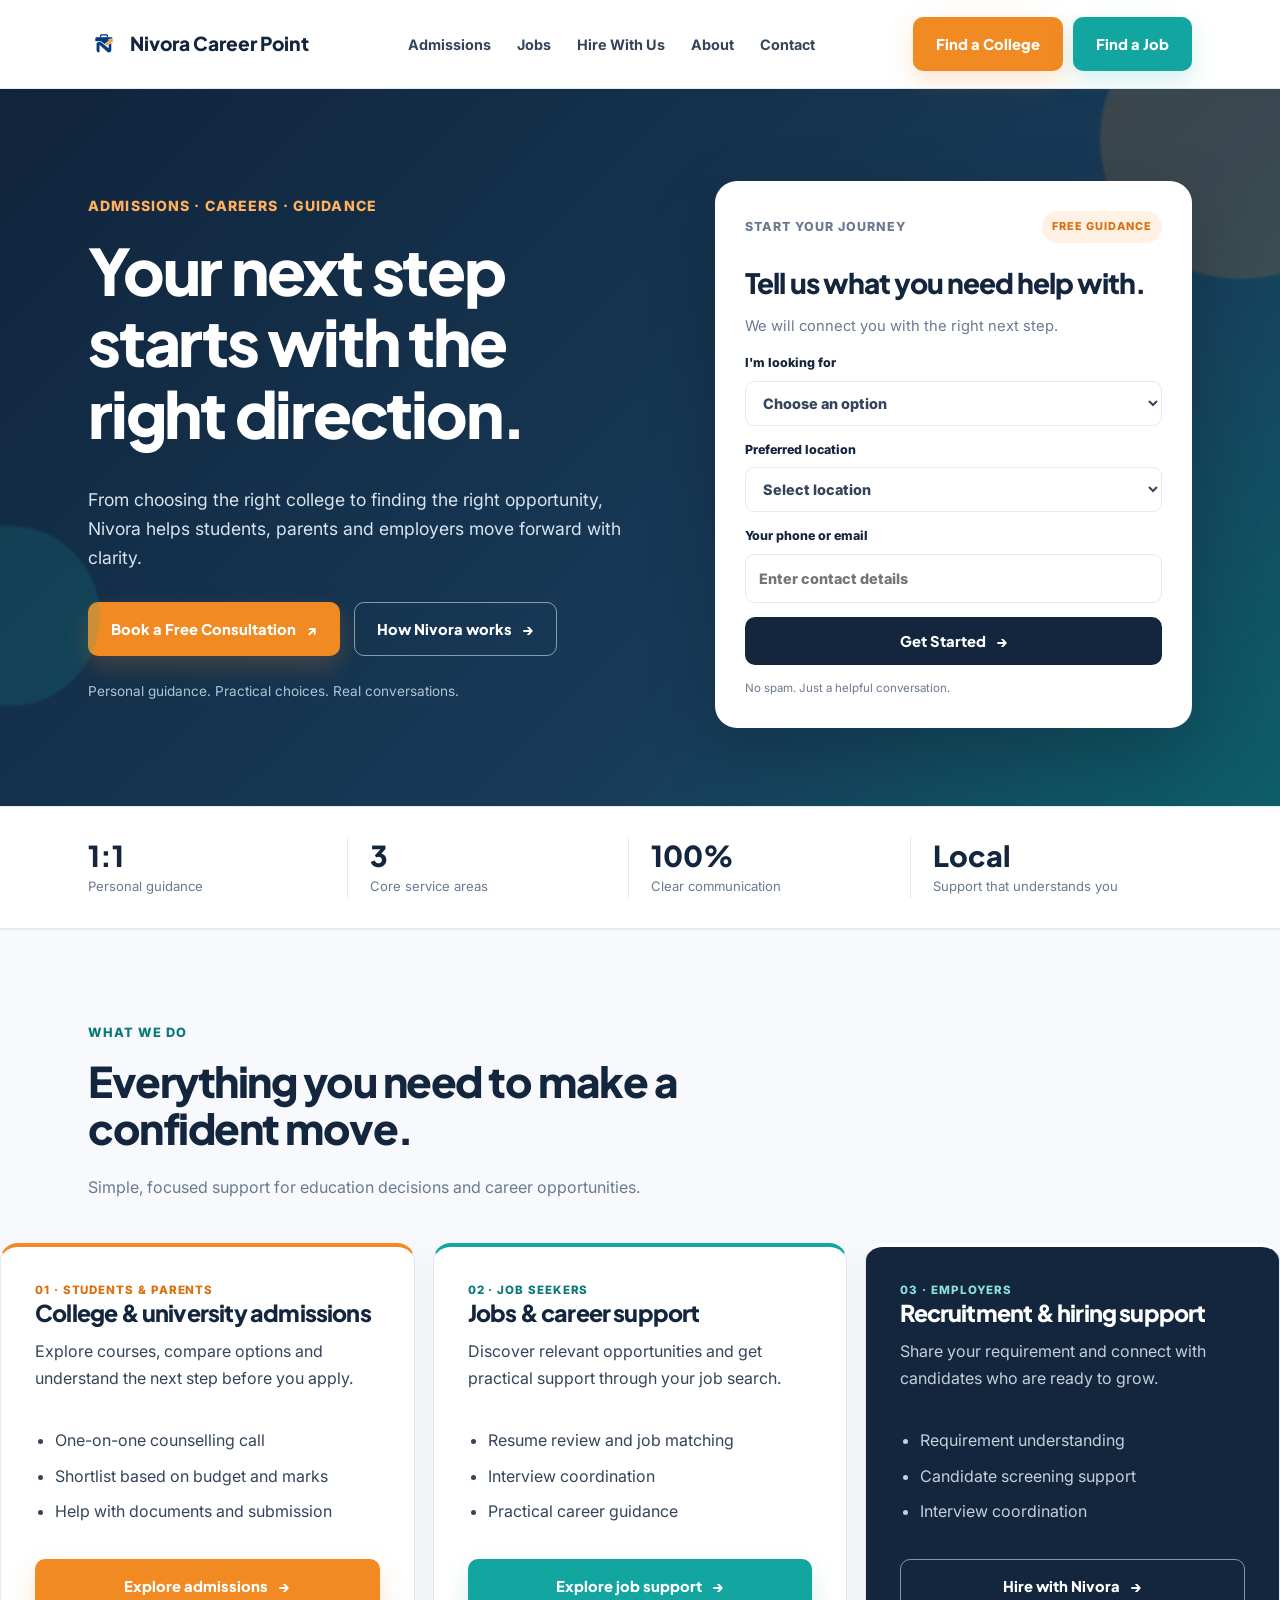
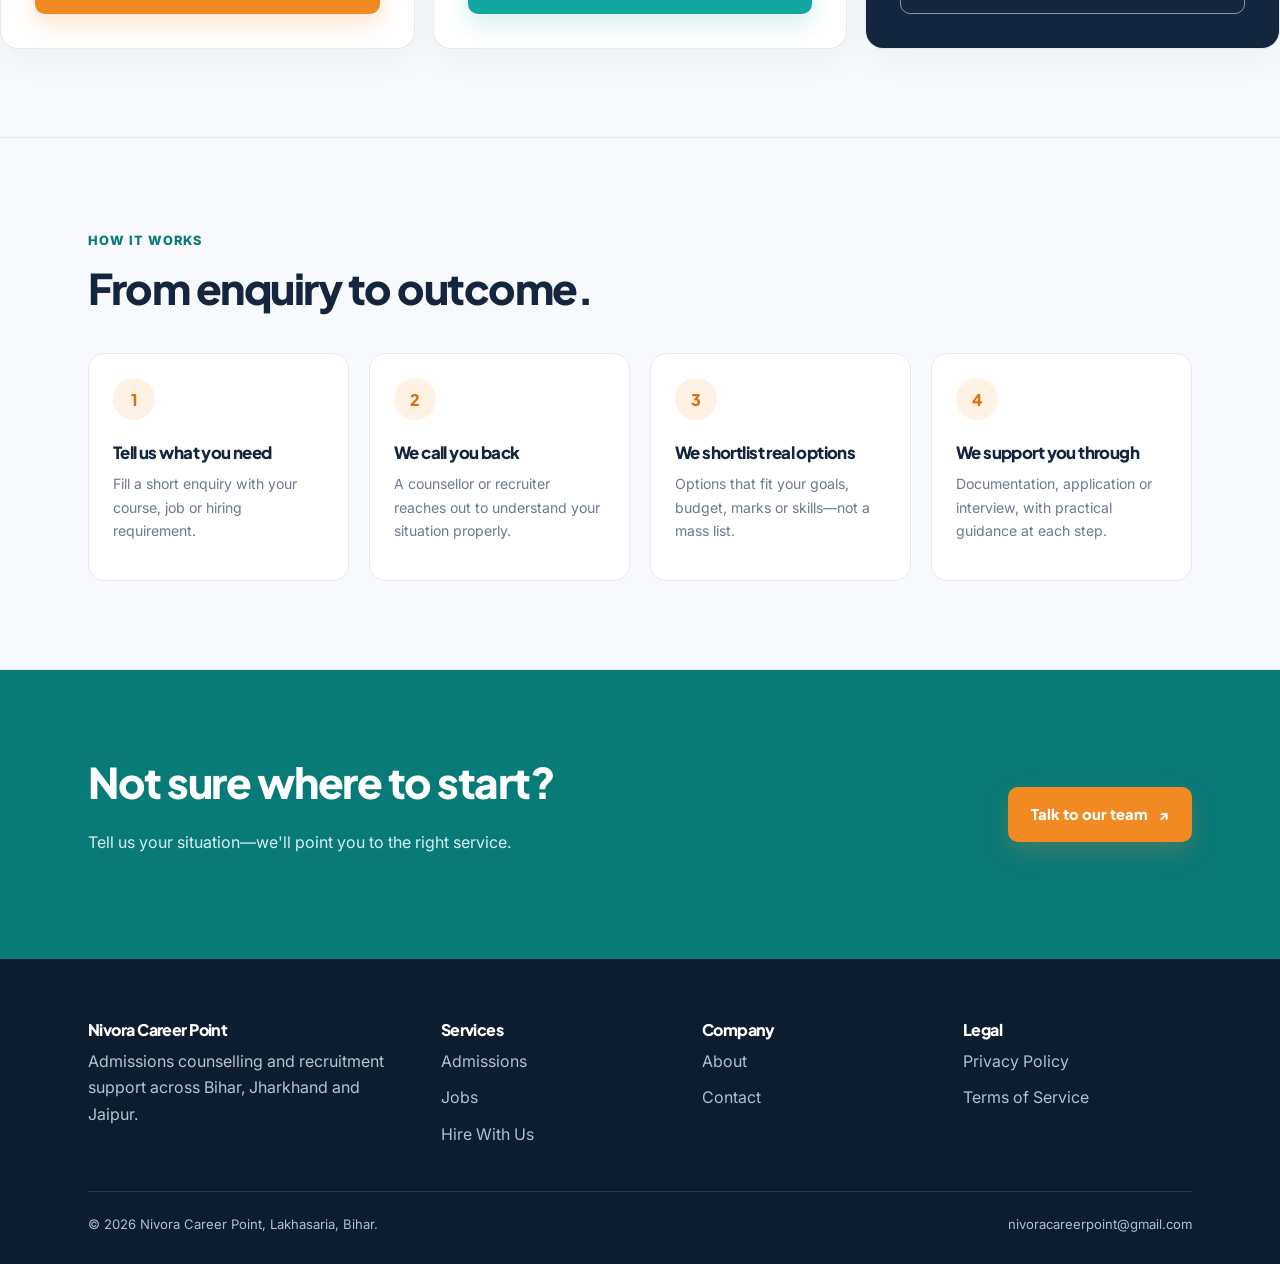
<file: index.html>
<!DOCTYPE html>
<html lang="en">
<head>
<meta charset="UTF-8">
<meta name="viewport" content="width=device-width, initial-scale=1.0">
<title>Nivora Career Point | Education & Career Guidance</title>
<link rel="icon" type="image/x-icon" href="/favicon.ico">
<link rel="icon" type="image/png" sizes="16x16" href="/favicon-16x16.png">
<link rel="icon" type="image/png" sizes="32x32" href="/favicon-32x32.png">
<link rel="icon" type="image/png" sizes="48x48" href="/favicon-48x48.png">
<link rel="apple-touch-icon" sizes="180x180" href="/apple-touch-icon.png">
<link rel="icon" type="image/png" sizes="192x192" href="/android-chrome-192x192.png">
<link rel="icon" type="image/png" sizes="512x512" href="/android-chrome-512x512.png">
<meta name="description" content="Nivora Career Point helps students choose the right college, course and career path, while connecting employers with talent.">
<meta property="og:title" content="Nivora Career Point"><meta property="og:description" content="Clear guidance for admissions, careers and recruitment."><meta property="og:type" content="website">
<link rel="canonical" href="https://nivoracareerpoint.com/"><link rel="preconnect" href="https://fonts.googleapis.com"><link rel="preconnect" href="https://fonts.gstatic.com" crossorigin><link href="https://fonts.googleapis.com/css2?family=Inter:wght@400;500;600;700;800&family=Plus+Jakarta+Sans:wght@600;700;800&display=swap" rel="stylesheet"><link rel="stylesheet" href="css/style.css">
</head>
<body>
<header class="site"><nav class="nav"><a href="index.html" class="brand"><img src="/android-chrome-192x192.png" alt="Nivora Career Point" class="mark">Nivora Career Point</a><ul class="nav-links"><li><a href="admissions.html">Admissions</a></li><li><a href="jobs.html">Jobs</a></li><li><a href="employers.html">Hire With Us</a></li><li><a href="about.html">About</a></li><li><a href="contact.html">Contact</a></li></ul><div class="nav-cta"><a href="admissions.html" class="btn btn-amber">Find a College</a><a href="jobs.html" class="btn btn-teal">Find a Job</a></div><button class="nav-toggle" aria-label="Menu"><span></span><span></span><span></span></button></nav></header>
<main><section class="hero"><div class="wrap hero-grid"><div class="hero-copy"><span class="eyebrow-free-tag">Admissions · Careers · Guidance</span><h1>Your next step starts with the right direction.</h1><p class="lead">From choosing the right college to finding the right opportunity, Nivora helps students, parents and employers move forward with clarity.</p><div class="hero-actions"><a href="contact.html" class="btn btn-amber">Book a Free Consultation <span>↗</span></a><a href="about.html" class="btn btn-outline-light">How Nivora works <span>→</span></a></div><p class="hero-note">Personal guidance. Practical choices. Real conversations.</p></div><div class="hero-panel"><div class="panel-top"><span>Start your journey</span><span class="panel-badge">Free guidance</span></div><h2>Tell us what you need help with.</h2><p>We will connect you with the right next step.</p><form name="quick-enquiry" method="POST" action="/success.html" data-netlify="true" netlify-honeypot="bot-field"><input type="hidden" name="form-name" value="quick-enquiry"><p class="hidden-field"><label>Don't fill this out: <input name="bot-field"></label></p><label>I'm looking for<select name="interest" required><option value="">Choose an option</option><option>College admission guidance</option><option>Job opportunities</option><option>Employer hiring support</option></select></label><label>Preferred location<select name="location" required><option value="">Select location</option><option>Bihar</option><option>Jharkhand</option><option>Jaipur</option><option>Other</option></select></label><label>Your phone or email<input type="text" name="contact" placeholder="Enter contact details" required></label><button class="btn btn-dark" type="submit">Get Started <span>→</span></button></form><small>No spam. Just a helpful conversation.</small></div></div><div class="hero-orb orb-one"></div><div class="hero-orb orb-two"></div></section>
<section class="trust-strip"><div class="wrap trust-grid"><div><strong>1:1</strong><span>Personal guidance</span></div><div><strong>3</strong><span>Core service areas</span></div><div><strong>100%</strong><span>Clear communication</span></div><div><strong>Local</strong><span>Support that understands you</span></div></div></section>
<section><div class="wrap"><div class="section-head"><span class="kicker">What we do</span><h2>Everything you need to make a confident move.</h2><p>Simple, focused support for education decisions and career opportunities.</p></div></div><div class="paths service-paths"><div class="path-card amber"><span class="tag">01 · STUDENTS & PARENTS</span><h3>College & university admissions</h3><p>Explore courses, compare options and understand the next step before you apply.</p><ul><li>One-on-one counselling call</li><li>Shortlist based on budget and marks</li><li>Help with documents and submission</li></ul><a href="admissions.html" class="btn btn-amber">Explore admissions <span>→</span></a></div><div class="path-card teal"><span class="tag">02 · JOB SEEKERS</span><h3>Jobs & career support</h3><p>Discover relevant opportunities and get practical support through your job search.</p><ul><li>Resume review and job matching</li><li>Interview coordination</li><li>Practical career guidance</li></ul><a href="jobs.html" class="btn btn-teal">Explore job support <span>→</span></a></div><div class="path-card dark"><span class="tag">03 · EMPLOYERS</span><h3>Recruitment & hiring support</h3><p>Share your requirement and connect with candidates who are ready to grow.</p><ul><li>Requirement understanding</li><li>Candidate screening support</li><li>Interview coordination</li></ul><a href="employers.html" class="btn btn-outline-light">Hire with Nivora <span>→</span></a></div></div></section>
<section><div class="wrap"><div class="section-head"><span class="kicker">How it works</span><h2>From enquiry to outcome.</h2></div><div class="steps"><div class="step"><div class="num">1</div><div><h3>Tell us what you need</h3><p>Fill a short enquiry with your course, job or hiring requirement.</p></div></div><div class="step"><div class="num">2</div><div><h3>We call you back</h3><p>A counsellor or recruiter reaches out to understand your situation properly.</p></div></div><div class="step"><div class="num">3</div><div><h3>We shortlist real options</h3><p>Options that fit your goals, budget, marks or skills—not a mass list.</p></div></div><div class="step"><div class="num">4</div><div><h3>We support you through</h3><p>Documentation, application or interview, with practical guidance at each step.</p></div></div></div></div></section><section class="cta-band"><div class="wrap"><div><h2>Not sure where to start?</h2><p>Tell us your situation—we'll point you to the right service.</p></div><a href="contact.html" class="btn btn-amber">Talk to our team <span>↗</span></a></div></section></main>
<footer class="site"><div class="wrap"><div class="footer-grid"><div><h4>Nivora Career Point</h4><p style="color:#B9C3CC">Admissions counselling and recruitment support across Bihar, Jharkhand and Jaipur.</p></div><div><h4>Services</h4><ul><li><a href="admissions.html">Admissions</a></li><li><a href="jobs.html">Jobs</a></li><li><a href="employers.html">Hire With Us</a></li></ul></div><div><h4>Company</h4><ul><li><a href="about.html">About</a></li><li><a href="contact.html">Contact</a></li></ul></div><div><h4>Legal</h4><ul><li><a href="privacy.html">Privacy Policy</a></li><li><a href="terms.html">Terms of Service</a></li></ul></div></div><div class="footer-bottom"><span>© 2026 Nivora Career Point, Lakhasaria, Bihar.</span><span>nivoracareerpoint@gmail.com</span></div></div></footer><script src="js/main.js"></script></body></html>
</file>
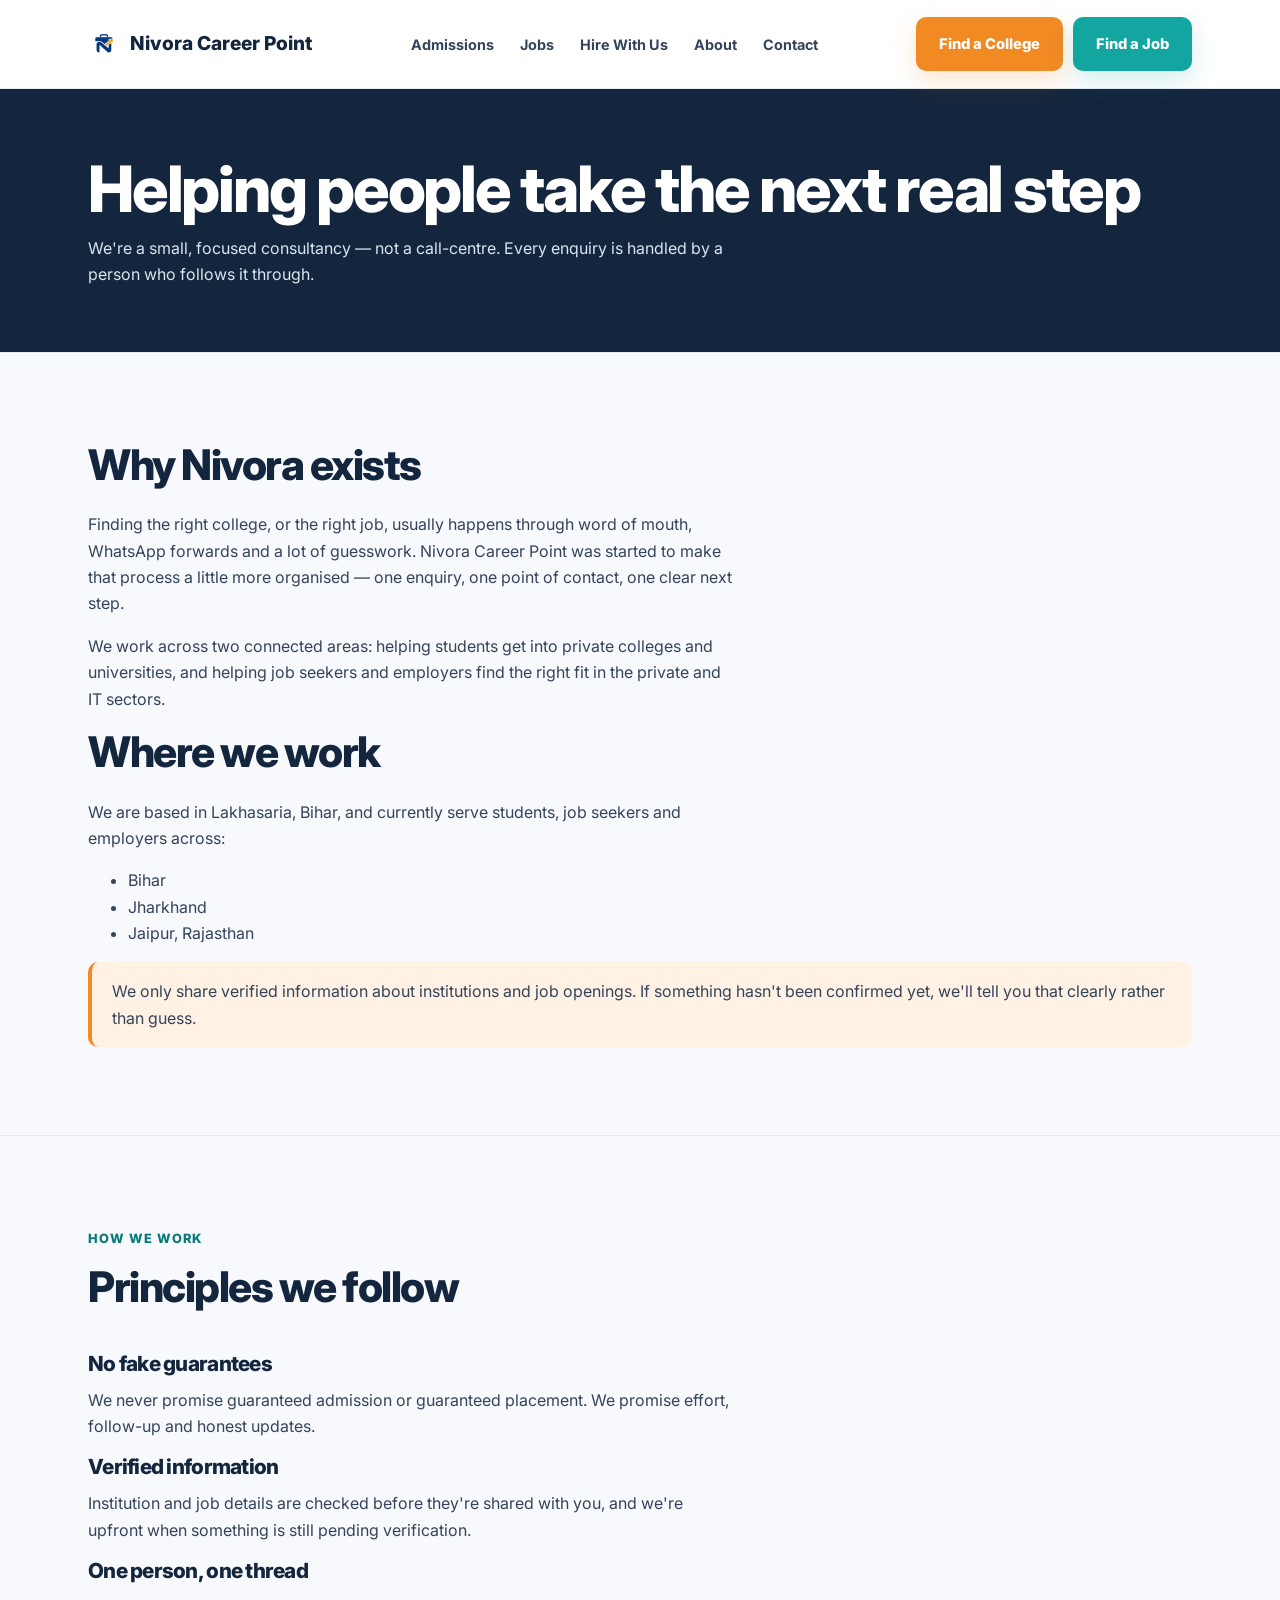
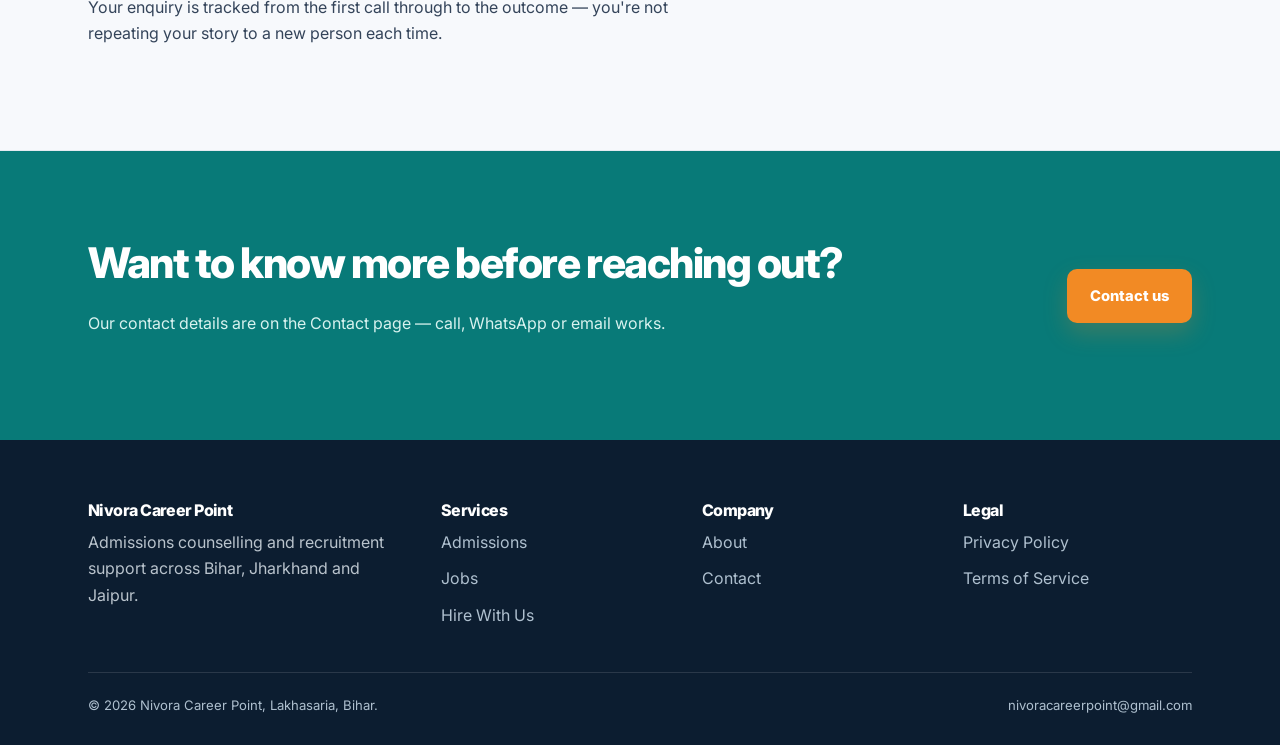
<file: about.html>
<!DOCTYPE html>
<html lang="en">
<head>
<meta charset="UTF-8">
<meta name="viewport" content="width=device-width, initial-scale=1.0">
<title>About Us | Nivora Career Point</title>
<meta name="description" content="Nivora Career Point is an admissions and recruitment consultancy based in Lakhasaria, Bihar, serving Bihar, Jharkhand and Jaipur.">
<link rel="canonical" href="https://nivoracareerpoint.com/about.html">
<link href="https://fonts.googleapis.com/css2?family=Space+Grotesk:wght@500;600;700&family=Inter:wght@400;500;600&display=swap" rel="stylesheet">
<link rel="stylesheet" href="css/style.css">
</head>
<body>
<header class="site"><nav class="nav"><a href="index.html" class="brand"><img src="/android-chrome-192x192.png" alt="Nivora Career Point" class="mark">Nivora Career Point</a><ul class="nav-links"><li><a href="admissions.html">Admissions</a></li><li><a href="jobs.html">Jobs</a></li><li><a href="employers.html">Hire With Us</a></li><li><a href="about.html" class="active">About</a></li><li><a href="contact.html">Contact</a></li></ul><div class="nav-cta"><a href="admissions.html" class="btn btn-amber">Find a College</a><a href="jobs.html" class="btn btn-teal">Find a Job</a></div><button class="nav-toggle" aria-label="Menu"><span></span><span></span><span></span></button></nav></header>
<section class="page-hero"><div class="wrap"><h1>Helping people take the next real step</h1><p>We're a small, focused consultancy — not a call-centre. Every enquiry is handled by a person who follows it through.</p></div></section>
<section><div class="wrap grid-2"><div><h2>Why Nivora exists</h2><p>Finding the right college, or the right job, usually happens through word of mouth, WhatsApp forwards and a lot of guesswork. Nivora Career Point was started to make that process a little more organised — one enquiry, one point of contact, one clear next step.</p><p>We work across two connected areas: helping students get into private colleges and universities, and helping job seekers and employers find the right fit in the private and IT sectors.</p></div><div><h2>Where we work</h2><p>We are based in Lakhasaria, Bihar, and currently serve students, job seekers and employers across:</p><ul><li>Bihar</li><li>Jharkhand</li><li>Jaipur, Rajasthan</li></ul><div class="note-box teal">We only share verified information about institutions and job openings. If something hasn't been confirmed yet, we'll tell you that clearly rather than guess.</div></div></div></section>
<section><div class="wrap"><div class="section-head"><span class="kicker">How we work</span><h2>Principles we follow</h2></div><div class="grid-3"><div class="card"><h3>No fake guarantees</h3><p>We never promise guaranteed admission or guaranteed placement. We promise effort, follow-up and honest updates.</p></div><div class="card"><h3>Verified information</h3><p>Institution and job details are checked before they're shared with you, and we're upfront when something is still pending verification.</p></div><div class="card"><h3>One person, one thread</h3><p>Your enquiry is tracked from the first call through to the outcome — you're not repeating your story to a new person each time.</p></div></div></div></section>
<section class="cta-band"><div class="wrap"><div><h2>Want to know more before reaching out?</h2><p>Our contact details are on the Contact page — call, WhatsApp or email works.</p></div><a href="contact.html" class="btn btn-amber">Contact us</a></div></section>
<footer class="site"><div class="wrap"><div class="footer-grid"><div><h4>Nivora Career Point</h4><p style="color:#B9C3CC">Admissions counselling and recruitment support across Bihar, Jharkhand and Jaipur.</p></div><div><h4>Services</h4><ul><li><a href="admissions.html">Admissions</a></li><li><a href="jobs.html">Jobs</a></li><li><a href="employers.html">Hire With Us</a></li></ul></div><div><h4>Company</h4><ul><li><a href="about.html">About</a></li><li><a href="contact.html">Contact</a></li></ul></div><div><h4>Legal</h4><ul><li><a href="privacy.html">Privacy Policy</a></li><li><a href="terms.html">Terms of Service</a></li></ul></div></div><div class="footer-bottom"><span>&copy; 2026 Nivora Career Point, Lakhasaria, Bihar.</span><span>nivoracareerpoint@gmail.com</span></div></div></footer><script src="js/main.js"></script>
</body></html>
</file>
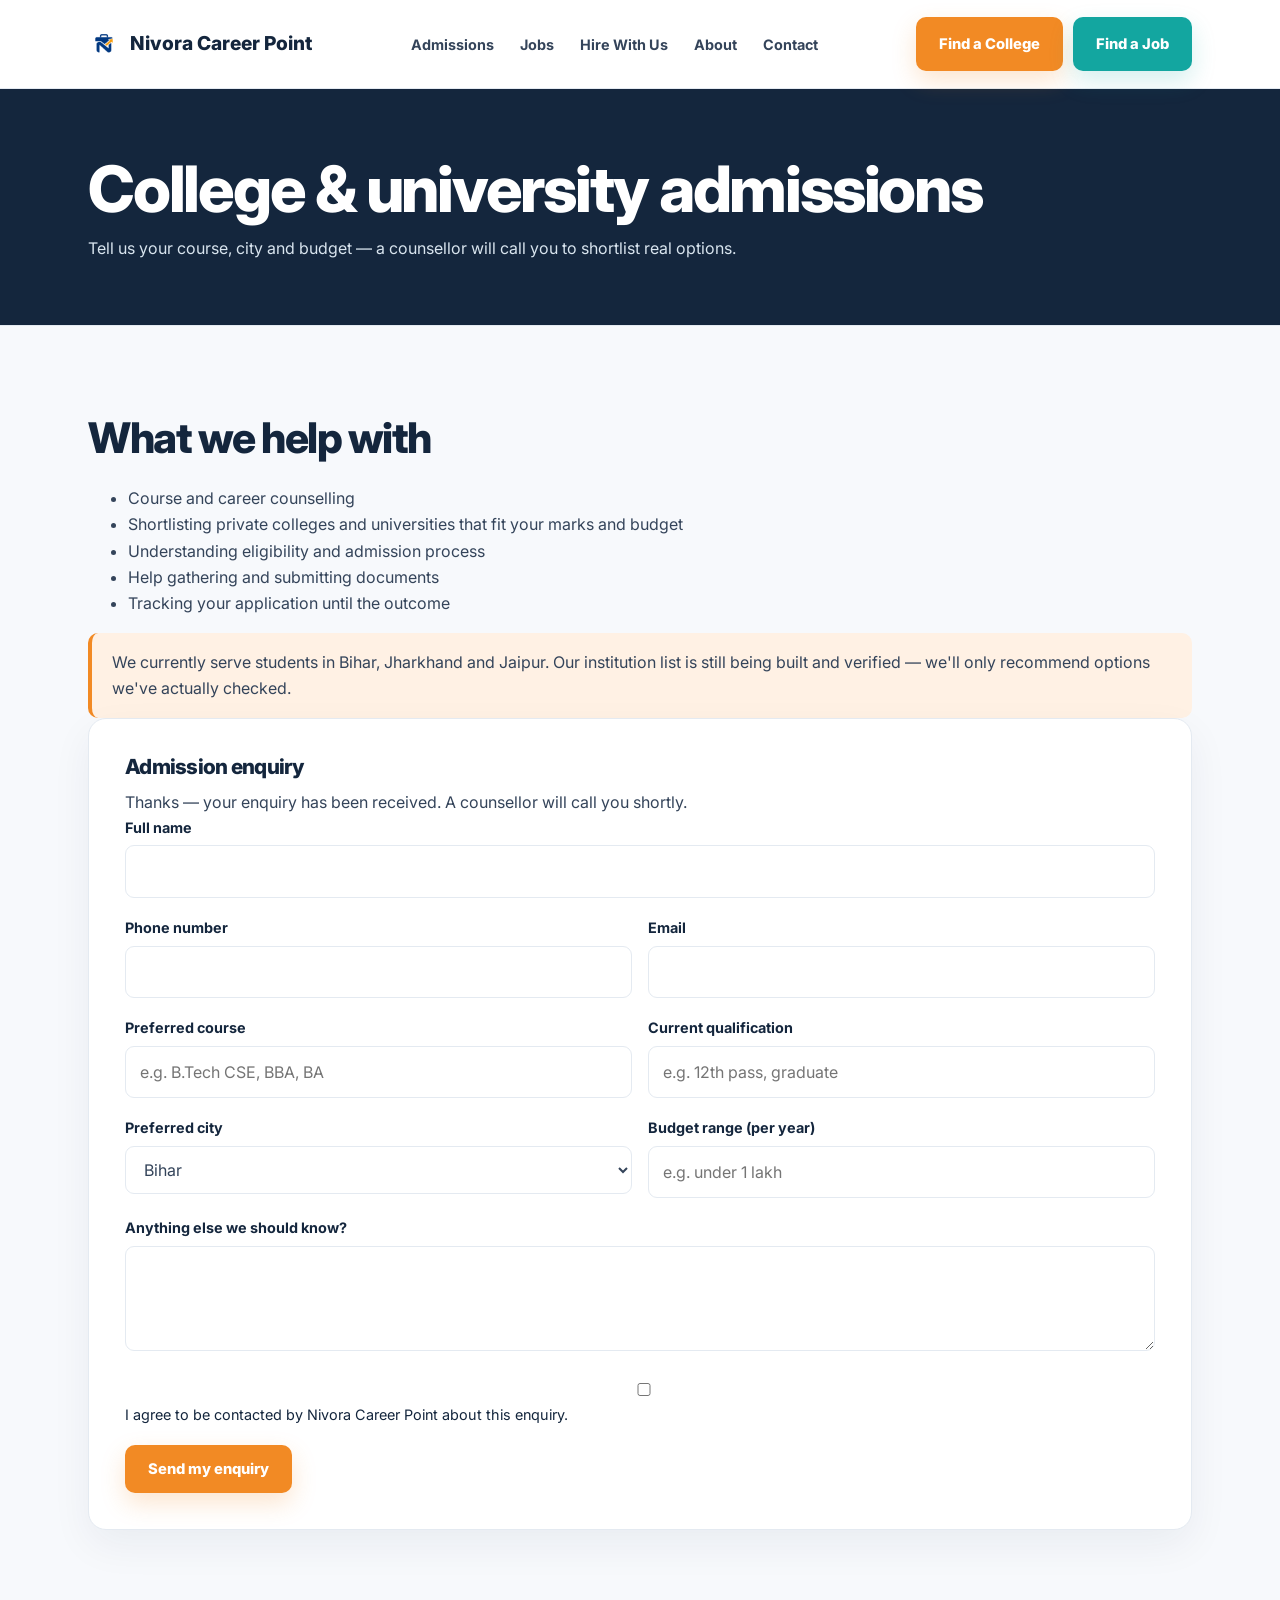
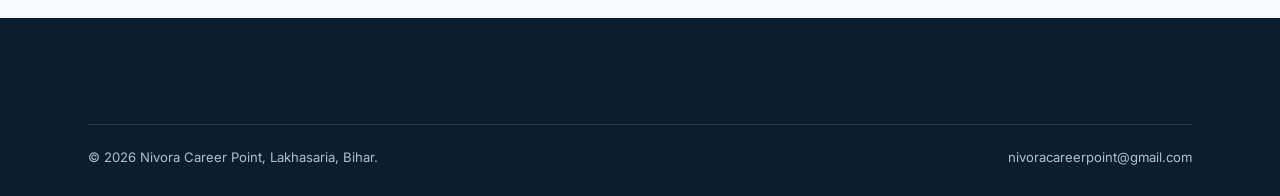
<file: admissions.html>
<!DOCTYPE html>
<html lang="en"><head><meta charset="UTF-8"><meta name="viewport" content="width=device-width, initial-scale=1.0"><title>College &amp; University Admissions | Nivora Career Point</title><meta name="description" content="Get free counselling for private college and university admissions in Bihar, Jharkhand and Jaipur. Submit your admission enquiry to Nivora Career Point."><link rel="canonical" href="https://nivoracareerpoint.com/admissions.html"><link href="https://fonts.googleapis.com/css2?family=Space+Grotesk:wght@500;600;700&family=Inter:wght@400;500;600&display=swap" rel="stylesheet"><link rel="stylesheet" href="css/style.css"></head><body>
<header class="site"><nav class="nav"><a href="index.html" class="brand"><img src="/android-chrome-192x192.png" alt="Nivora Career Point" class="mark">Nivora Career Point</a><ul class="nav-links"><li><a href="admissions.html" class="active">Admissions</a></li><li><a href="jobs.html">Jobs</a></li><li><a href="employers.html">Hire With Us</a></li><li><a href="about.html">About</a></li><li><a href="contact.html">Contact</a></li></ul><div class="nav-cta"><a href="admissions.html" class="btn btn-amber">Find a College</a><a href="jobs.html" class="btn btn-teal">Find a Job</a></div><button class="nav-toggle" aria-label="Menu"><span></span><span></span><span></span></button></nav></header><section class="page-hero amber-edge"><div class="wrap"><h1>College &amp; university admissions</h1><p>Tell us your course, city and budget — a counsellor will call you to shortlist real options.</p></div></section><section><div class="wrap grid-2"><div><h2>What we help with</h2><ul><li>Course and career counselling</li><li>Shortlisting private colleges and universities that fit your marks and budget</li><li>Understanding eligibility and admission process</li><li>Help gathering and submitting documents</li><li>Tracking your application until the outcome</li></ul><div class="note-box">We currently serve students in Bihar, Jharkhand and Jaipur. Our institution list is still being built and verified — we'll only recommend options we've actually checked.</div></div><div class="form-panel"><h3>Admission enquiry</h3><div class="form-success">Thanks — your enquiry has been received. A counsellor will call you shortly.</div><form name="admission-enquiry" method="POST" data-netlify="true" data-netlify-ajax netlify-honeypot="bot-field"><input type="hidden" name="form-name" value="admission-enquiry"><p style="display:none"><label>Don't fill this out: <input name="bot-field"></label></p><div class="field"><label for="a-name">Full name</label><input id="a-name" name="Full Name" type="text" required></div><div class="form-row"><div class="field"><label for="a-phone">Phone number</label><input id="a-phone" name="Phone" type="tel" required></div><div class="field"><label for="a-email">Email</label><input id="a-email" name="Email" type="email"></div></div><div class="form-row"><div class="field"><label for="a-course">Preferred course</label><input id="a-course" name="Preferred Course" type="text" placeholder="e.g. B.Tech CSE, BBA, BA" required></div><div class="field"><label for="a-qual">Current qualification</label><input id="a-qual" name="Qualification" type="text" placeholder="e.g. 12th pass, graduate"></div></div><div class="form-row"><div class="field"><label for="a-city">Preferred city</label><select id="a-city" name="Preferred City"><option>Bihar</option><option>Jharkhand</option><option>Jaipur</option><option>Open to any</option></select></div><div class="field"><label for="a-budget">Budget range (per year)</label><input id="a-budget" name="Budget" type="text" placeholder="e.g. under 1 lakh"></div></div><div class="field"><label for="a-notes">Anything else we should know?</label><textarea id="a-notes" name="Additional Requirements" rows="3"></textarea></div><div class="field consent"><input type="checkbox" id="a-consent" required><label for="a-consent" style="font-weight:400">I agree to be contacted by Nivora Career Point about this enquiry.</label></div><button type="submit" class="btn btn-amber">Send my enquiry</button></form></div></div></section><footer class="site"><div class="wrap"><div class="footer-bottom"><span>&copy; 2026 Nivora Career Point, Lakhasaria, Bihar.</span><span>nivoracareerpoint@gmail.com</span></div></div></footer><script src="js/main.js"></script></body></html>
</file>
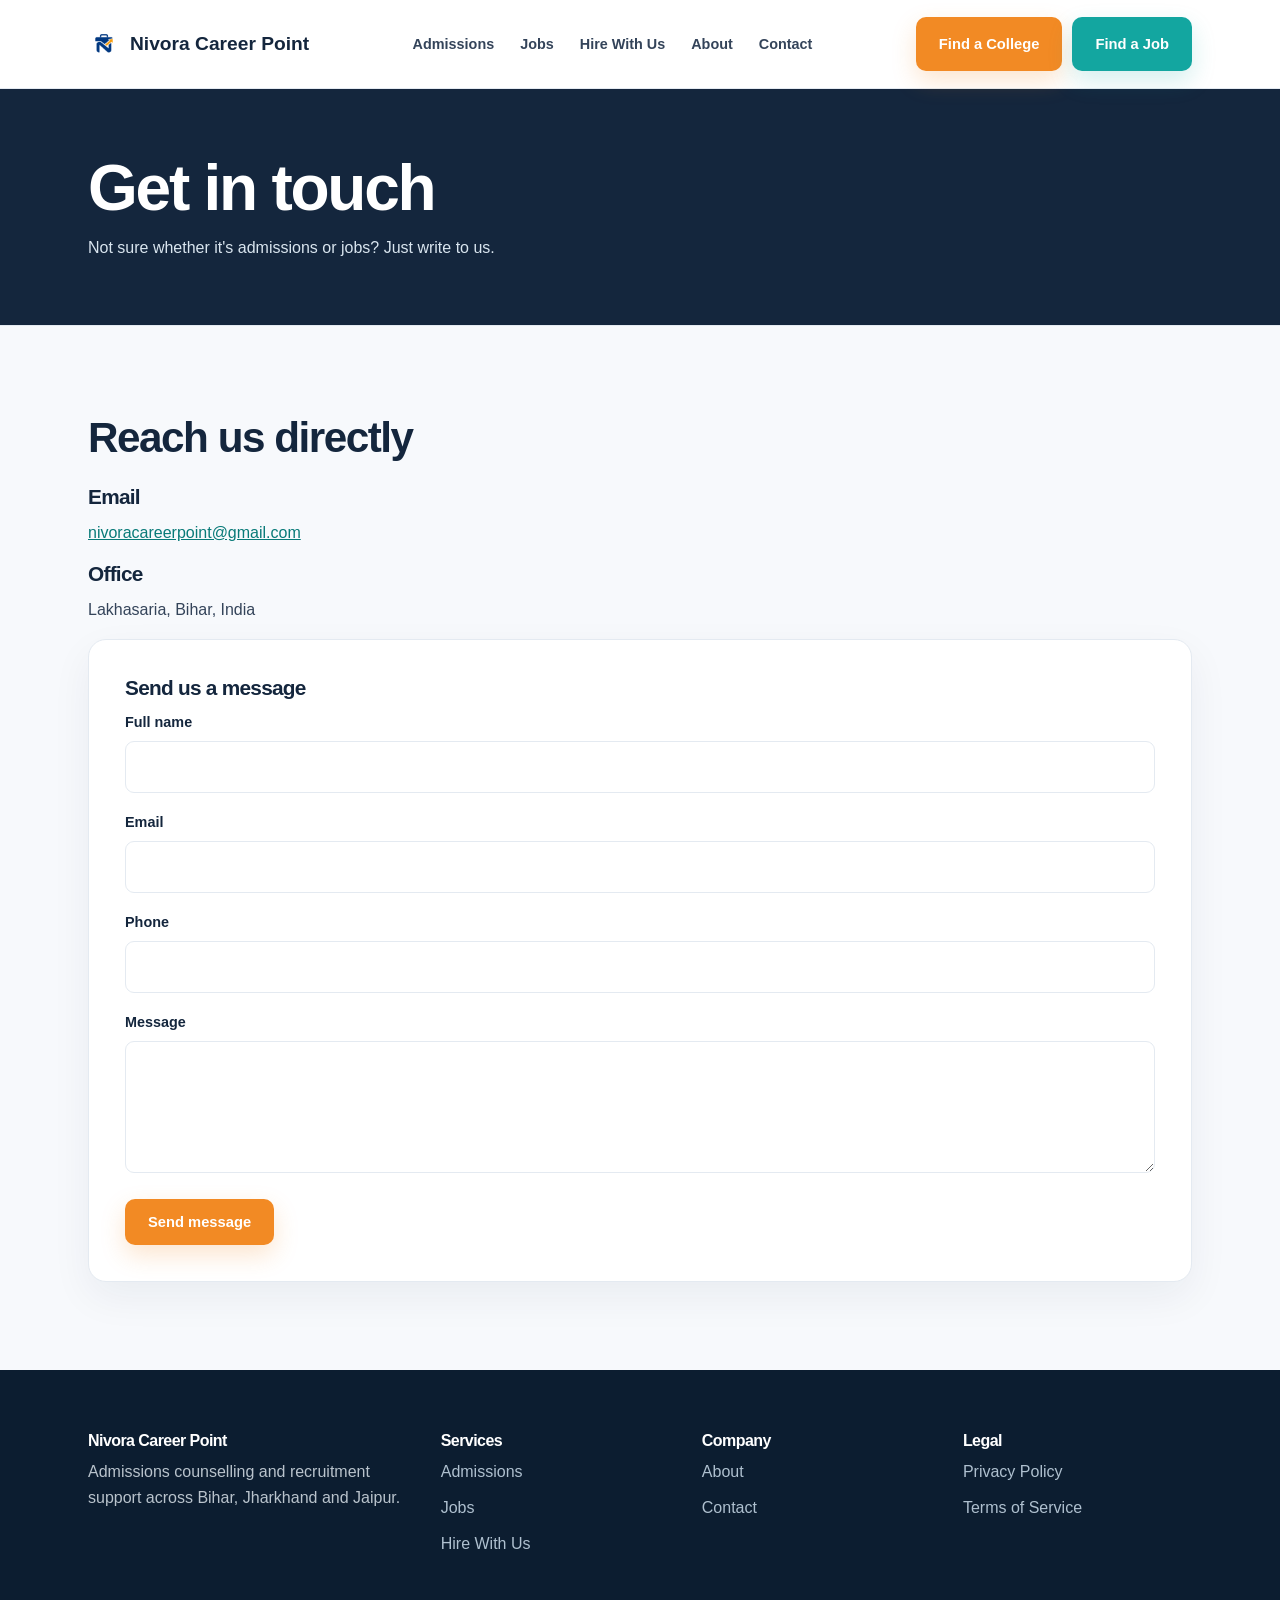
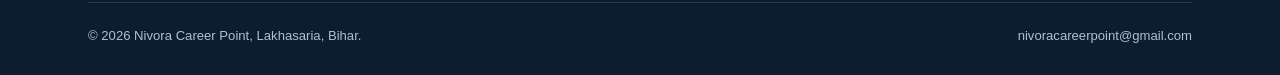
<file: contact.html>
<!DOCTYPE html><html lang="en"><head><meta charset="UTF-8"><meta name="viewport" content="width=device-width, initial-scale=1.0"><title>Contact Us | Nivora Career Point</title><meta name="description" content="Contact Nivora Career Point for admissions counselling, job opportunities and recruitment support across Bihar, Jharkhand and Jaipur."><link rel="canonical" href="https://nivoracareerpoint.com/contact.html"><link rel="stylesheet" href="css/style.css"></head><body><header class="site"><nav class="nav"><a href="index.html" class="brand"><img src="/android-chrome-192x192.png" alt="Nivora Career Point" class="mark">Nivora Career Point</a><ul class="nav-links"><li><a href="admissions.html">Admissions</a></li><li><a href="jobs.html">Jobs</a></li><li><a href="employers.html">Hire With Us</a></li><li><a href="about.html">About</a></li><li><a href="contact.html" class="active">Contact</a></li></ul><div class="nav-cta"><a href="admissions.html" class="btn btn-amber">Find a College</a><a href="jobs.html" class="btn btn-teal">Find a Job</a></div><button class="nav-toggle" aria-label="Menu"><span></span><span></span><span></span></button></nav></header><section class="page-hero"><div class="wrap"><h1>Get in touch</h1><p>Not sure whether it's admissions or jobs? Just write to us.</p></div></section><section><div class="wrap grid-2"><div><h2>Reach us directly</h2><div class="card"><h3>Email</h3><p><a href="mailto:nivoracareerpoint@gmail.com">nivoracareerpoint@gmail.com</a></p><h3>Office</h3><p>Lakhasaria, Bihar, India</p></div></div><div class="form-panel"><h3>Send us a message</h3><form name="general-contact" method="POST" action="/success.html" data-netlify="true" netlify-honeypot="bot-field"><input type="hidden" name="form-name" value="general-contact"><p style="display:none"><input name="bot-field"></p><div class="field"><label>Full name</label><input name="Full Name" required></div><div class="field"><label>Email</label><input name="Email" type="email" required></div><div class="field"><label>Phone</label><input name="Phone" type="tel"></div><div class="field"><label>Message</label><textarea name="Message" rows="4" required></textarea></div><button type="submit" class="btn btn-amber">Send message</button></form></div></div></section><footer class="site"><div class="wrap"><div class="footer-grid"><div><h4>Nivora Career Point</h4><p style="color:#B9C3CC">Admissions counselling and recruitment support across Bihar, Jharkhand and Jaipur.</p></div><div><h4>Services</h4><ul><li><a href="admissions.html">Admissions</a></li><li><a href="jobs.html">Jobs</a></li><li><a href="employers.html">Hire With Us</a></li></ul></div><div><h4>Company</h4><ul><li><a href="about.html">About</a></li><li><a href="contact.html">Contact</a></li></ul></div><div><h4>Legal</h4><ul><li><a href="privacy.html">Privacy Policy</a></li><li><a href="terms.html">Terms of Service</a></li></ul></div></div><div class="footer-bottom"><span>&copy; 2026 Nivora Career Point, Lakhasaria, Bihar.</span><span>nivoracareerpoint@gmail.com</span></div></div></footer><script src="js/main.js"></script></body></html>
</file>
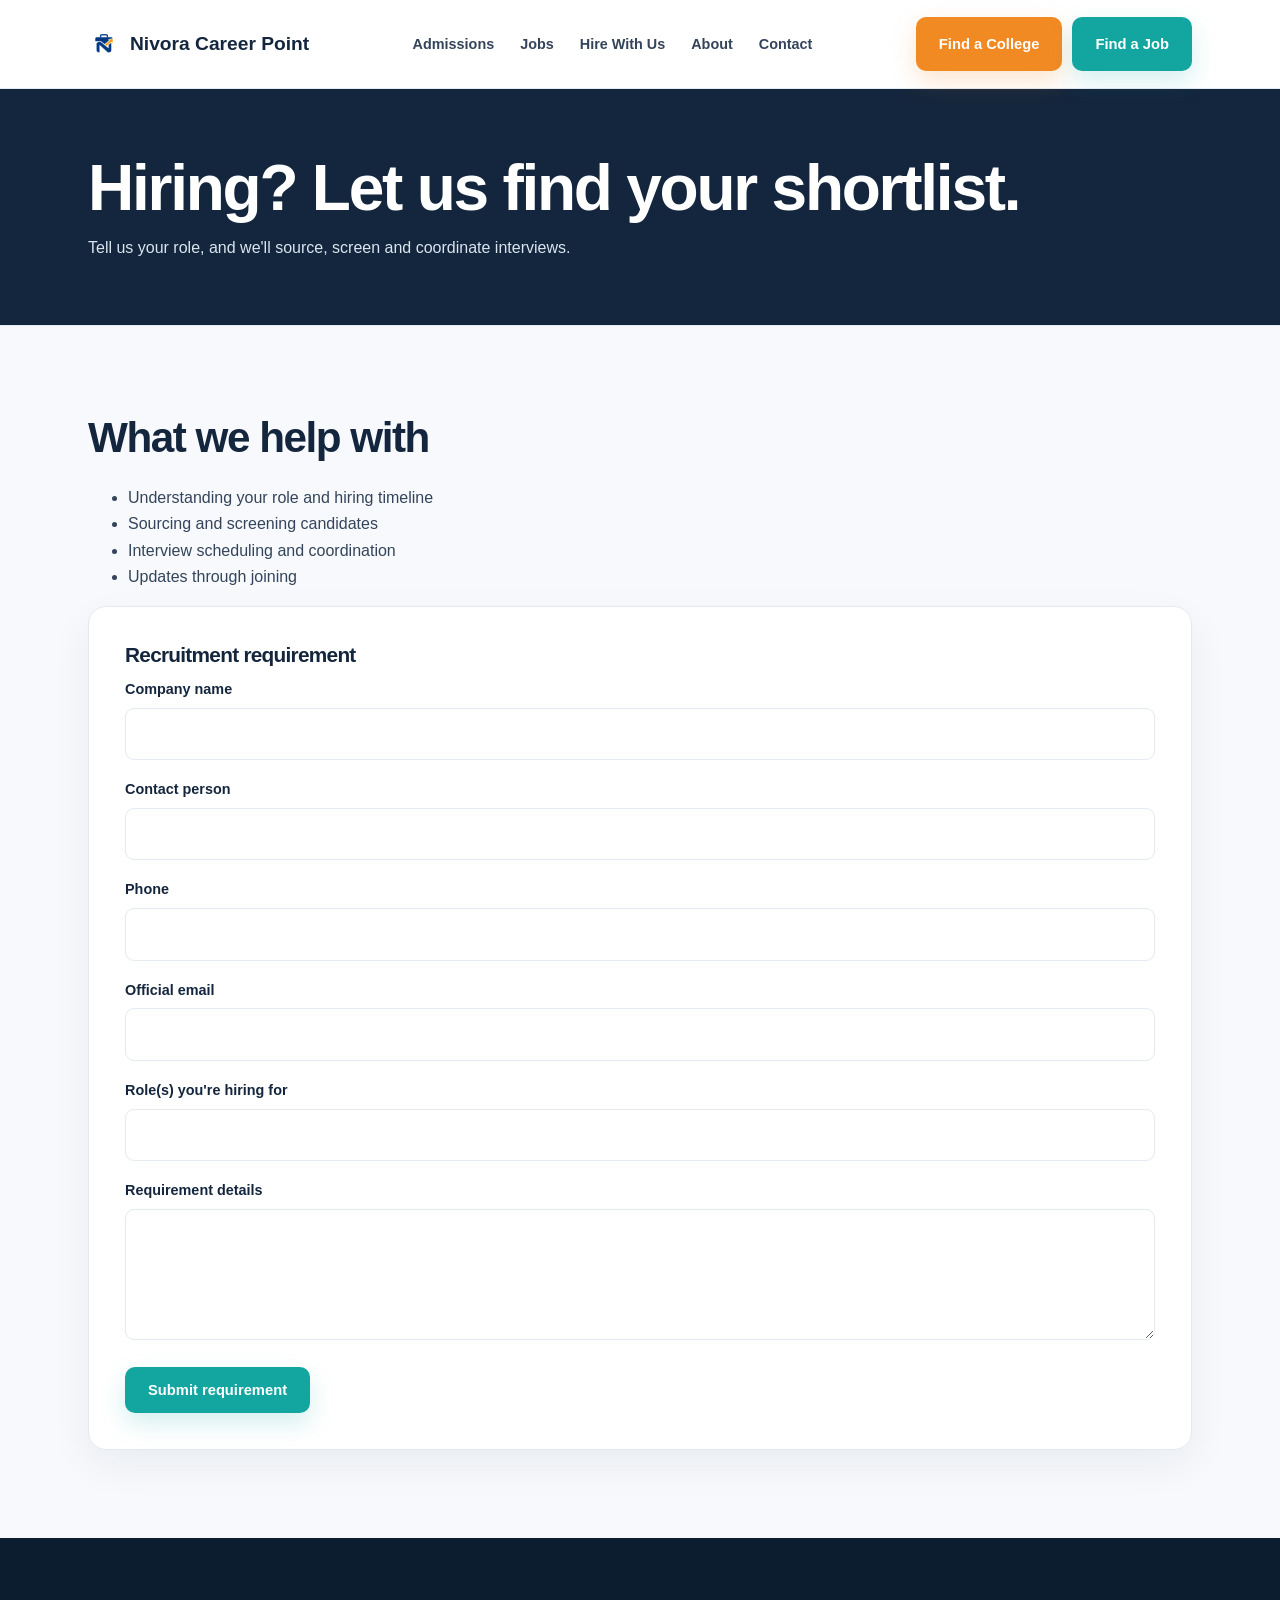
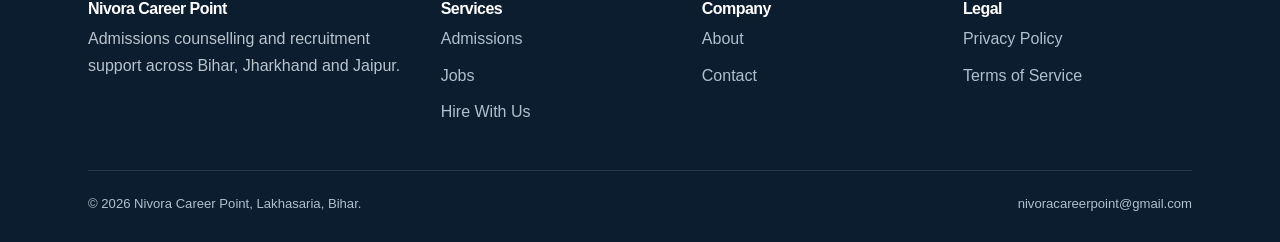
<file: employers.html>
<!DOCTYPE html><html lang="en"><head><meta charset="UTF-8"><meta name="viewport" content="width=device-width, initial-scale=1.0"><title>Hire With Us — Recruitment Support | Nivora Career Point</title><meta name="description" content="Get recruitment support from Nivora Career Point for role understanding, candidate sourcing, screening and interview coordination."><link rel="canonical" href="https://nivoracareerpoint.com/employers.html"><link rel="stylesheet" href="css/style.css"></head><body><header class="site"><nav class="nav"><a href="index.html" class="brand"><img src="/android-chrome-192x192.png" alt="Nivora Career Point" class="mark">Nivora Career Point</a><ul class="nav-links"><li><a href="admissions.html">Admissions</a></li><li><a href="jobs.html">Jobs</a></li><li><a href="employers.html" class="active">Hire With Us</a></li><li><a href="about.html">About</a></li><li><a href="contact.html">Contact</a></li></ul><div class="nav-cta"><a href="admissions.html" class="btn btn-amber">Find a College</a><a href="jobs.html" class="btn btn-teal">Find a Job</a></div><button class="nav-toggle" aria-label="Menu"><span></span><span></span><span></span></button></nav></header><section class="page-hero teal-edge"><div class="wrap"><h1>Hiring? Let us find your shortlist.</h1><p>Tell us your role, and we'll source, screen and coordinate interviews.</p></div></section><section><div class="wrap grid-2"><div><h2>What we help with</h2><ul><li>Understanding your role and hiring timeline</li><li>Sourcing and screening candidates</li><li>Interview scheduling and coordination</li><li>Updates through joining</li></ul></div><div class="form-panel"><h3>Recruitment requirement</h3><form name="employer-enquiry" method="POST" data-netlify="true" netlify-honeypot="bot-field"><input type="hidden" name="form-name" value="employer-enquiry"><p style="display:none"><input name="bot-field"></p><div class="field"><label>Company name</label><input name="Company Name" required></div><div class="field"><label>Contact person</label><input name="Contact Person" required></div><div class="field"><label>Phone</label><input name="Phone" type="tel" required></div><div class="field"><label>Official email</label><input name="Email" type="email" required></div><div class="field"><label>Role(s) you're hiring for</label><input name="Role" required></div><div class="field"><label>Requirement details</label><textarea name="Requirement Details" rows="4"></textarea></div><button type="submit" class="btn btn-teal">Submit requirement</button></form></div></div></section><footer class="site"><div class="wrap"><div class="footer-grid"><div><h4>Nivora Career Point</h4><p style="color:#B9C3CC">Admissions counselling and recruitment support across Bihar, Jharkhand and Jaipur.</p></div><div><h4>Services</h4><ul><li><a href="admissions.html">Admissions</a></li><li><a href="jobs.html">Jobs</a></li><li><a href="employers.html">Hire With Us</a></li></ul></div><div><h4>Company</h4><ul><li><a href="about.html">About</a></li><li><a href="contact.html">Contact</a></li></ul></div><div><h4>Legal</h4><ul><li><a href="privacy.html">Privacy Policy</a></li><li><a href="terms.html">Terms of Service</a></li></ul></div></div><div class="footer-bottom"><span>&copy; 2026 Nivora Career Point, Lakhasaria, Bihar.</span><span>nivoracareerpoint@gmail.com</span></div></div></footer><script src="js/main.js"></script></body></html>
</file>
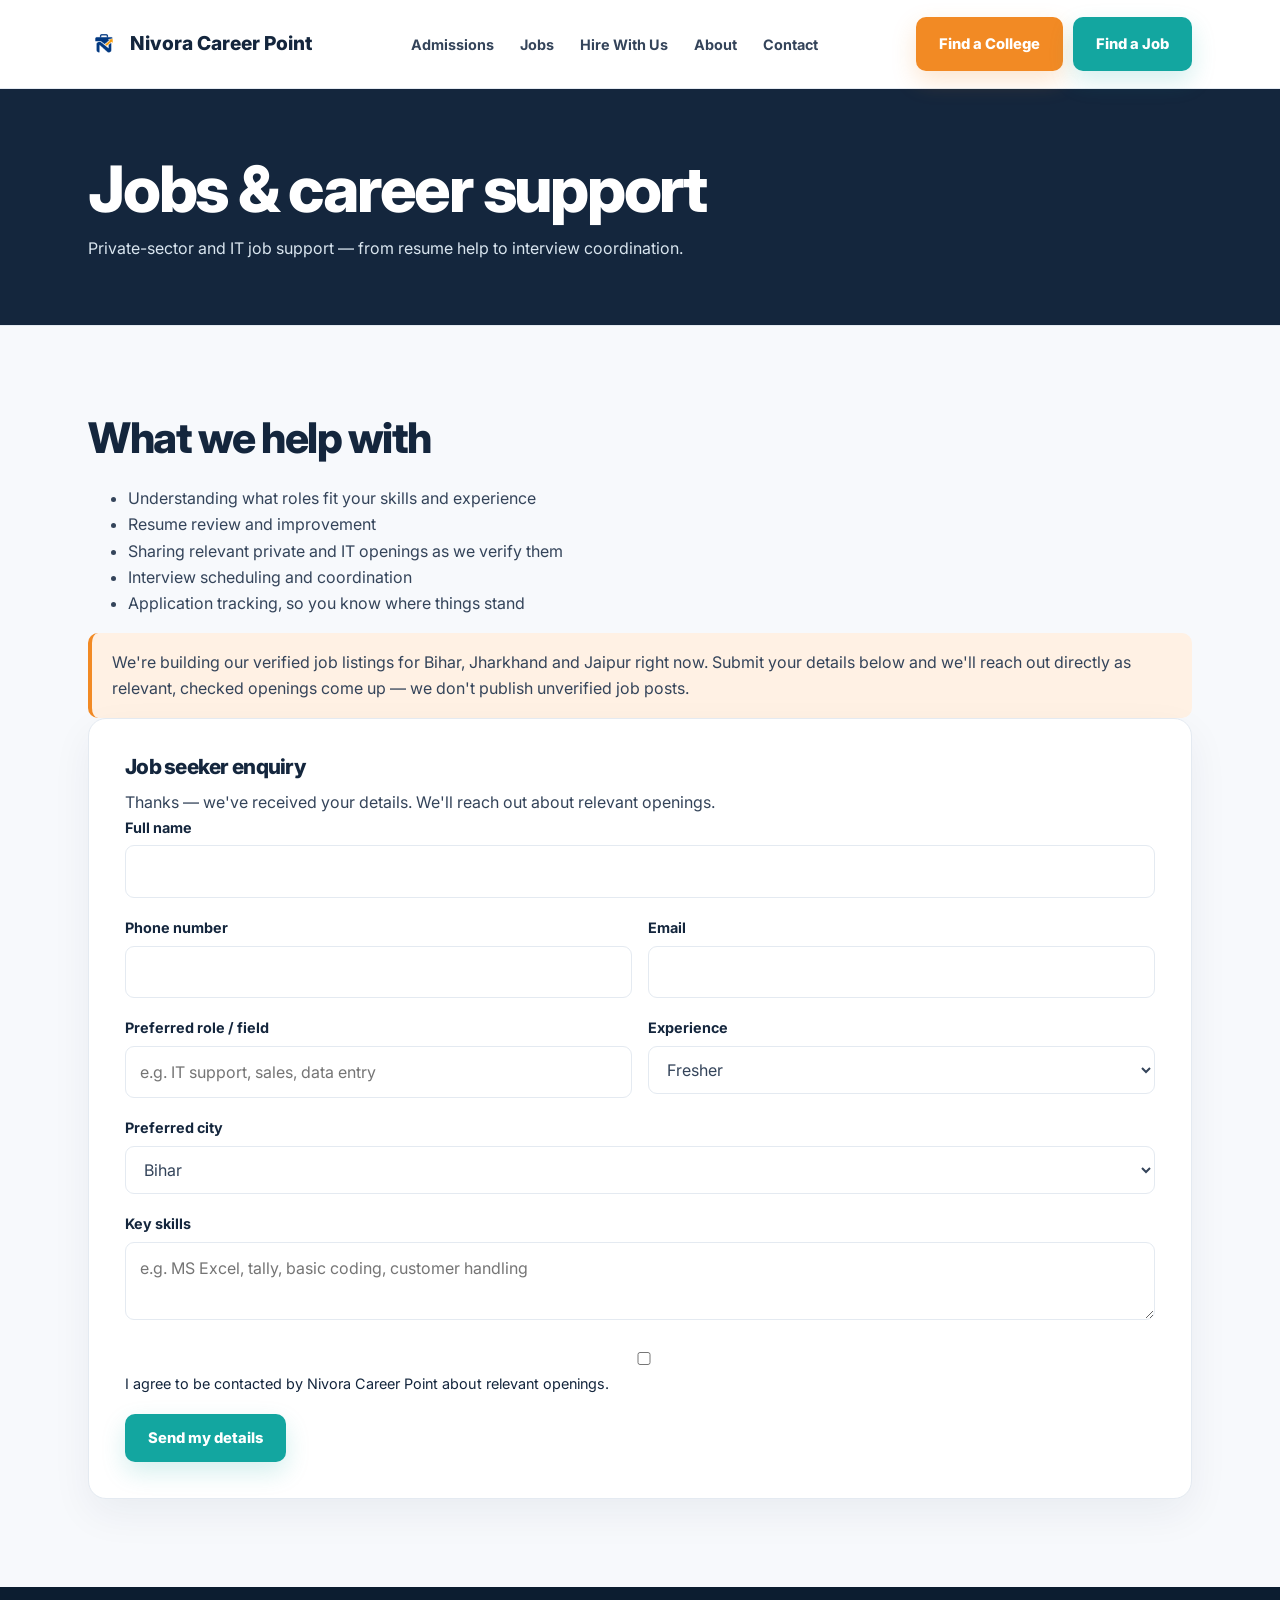
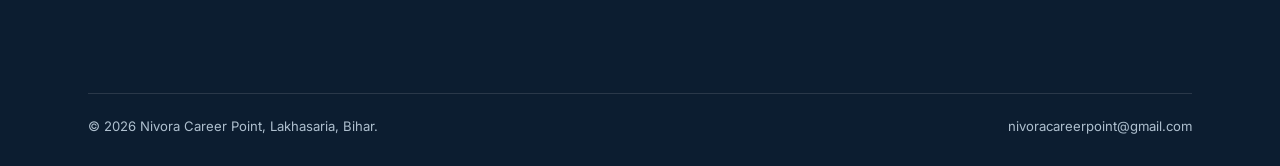
<file: jobs.html>
<!DOCTYPE html>
<html lang="en"><head><meta charset="UTF-8"><meta name="viewport" content="width=device-width, initial-scale=1.0"><title>Jobs &amp; Career Support | Nivora Career Point</title><meta name="description" content="Get support finding private and IT jobs in Bihar, Jharkhand and Jaipur — resume help, job matching and interview coordination."><link rel="canonical" href="https://nivoracareerpoint.com/jobs.html"><link href="https://fonts.googleapis.com/css2?family=Space+Grotesk:wght@500;600;700&family=Inter:wght@400;500;600&display=swap" rel="stylesheet"><link rel="stylesheet" href="css/style.css"></head><body><header class="site"><nav class="nav"><a href="index.html" class="brand"><img src="/android-chrome-192x192.png" alt="Nivora Career Point" class="mark">Nivora Career Point</a><ul class="nav-links"><li><a href="admissions.html">Admissions</a></li><li><a href="jobs.html" class="active">Jobs</a></li><li><a href="employers.html">Hire With Us</a></li><li><a href="about.html">About</a></li><li><a href="contact.html">Contact</a></li></ul><div class="nav-cta"><a href="admissions.html" class="btn btn-amber">Find a College</a><a href="jobs.html" class="btn btn-teal">Find a Job</a></div><button class="nav-toggle" aria-label="Menu"><span></span><span></span><span></span></button></nav></header><section class="page-hero teal-edge"><div class="wrap"><h1>Jobs &amp; career support</h1><p>Private-sector and IT job support — from resume help to interview coordination.</p></div></section><section><div class="wrap grid-2"><div><h2>What we help with</h2><ul><li>Understanding what roles fit your skills and experience</li><li>Resume review and improvement</li><li>Sharing relevant private and IT openings as we verify them</li><li>Interview scheduling and coordination</li><li>Application tracking, so you know where things stand</li></ul><div class="note-box teal">We're building our verified job listings for Bihar, Jharkhand and Jaipur right now. Submit your details below and we'll reach out directly as relevant, checked openings come up — we don't publish unverified job posts.</div></div><div class="form-panel"><h3>Job seeker enquiry</h3><div class="form-success">Thanks — we've received your details. We'll reach out about relevant openings.</div><form name="job-seeker-enquiry" method="POST" data-netlify="true" data-netlify-ajax netlify-honeypot="bot-field"><input type="hidden" name="form-name" value="job-seeker-enquiry"><p style="display:none"><label>Don't fill this out: <input name="bot-field"></label></p><div class="field"><label for="j-name">Full name</label><input id="j-name" name="Full Name" type="text" required></div><div class="form-row"><div class="field"><label for="j-phone">Phone number</label><input id="j-phone" name="Phone" type="tel" required></div><div class="field"><label for="j-email">Email</label><input id="j-email" name="Email" type="email"></div></div><div class="form-row"><div class="field"><label for="j-role">Preferred role / field</label><input id="j-role" name="Preferred Role" type="text" placeholder="e.g. IT support, sales, data entry" required></div><div class="field"><label for="j-exp">Experience</label><select id="j-exp" name="Experience"><option>Fresher</option><option>1-3 years</option><option>3-5 years</option><option>5+ years</option></select></div></div><div class="field"><label for="j-city">Preferred city</label><select id="j-city" name="Preferred City"><option>Bihar</option><option>Jharkhand</option><option>Jaipur</option><option>Open to any</option></select></div><div class="field"><label for="j-skills">Key skills</label><textarea id="j-skills" name="Skills" rows="2" placeholder="e.g. MS Excel, tally, basic coding, customer handling"></textarea></div><div class="field consent"><input type="checkbox" id="j-consent" required><label for="j-consent" style="font-weight:400">I agree to be contacted by Nivora Career Point about relevant openings.</label></div><button type="submit" class="btn btn-teal">Send my details</button></form></div></div></section><footer class="site"><div class="wrap"><div class="footer-bottom"><span>&copy; 2026 Nivora Career Point, Lakhasaria, Bihar.</span><span>nivoracareerpoint@gmail.com</span></div></div></footer><script src="js/main.js"></script></body></html>
</file>
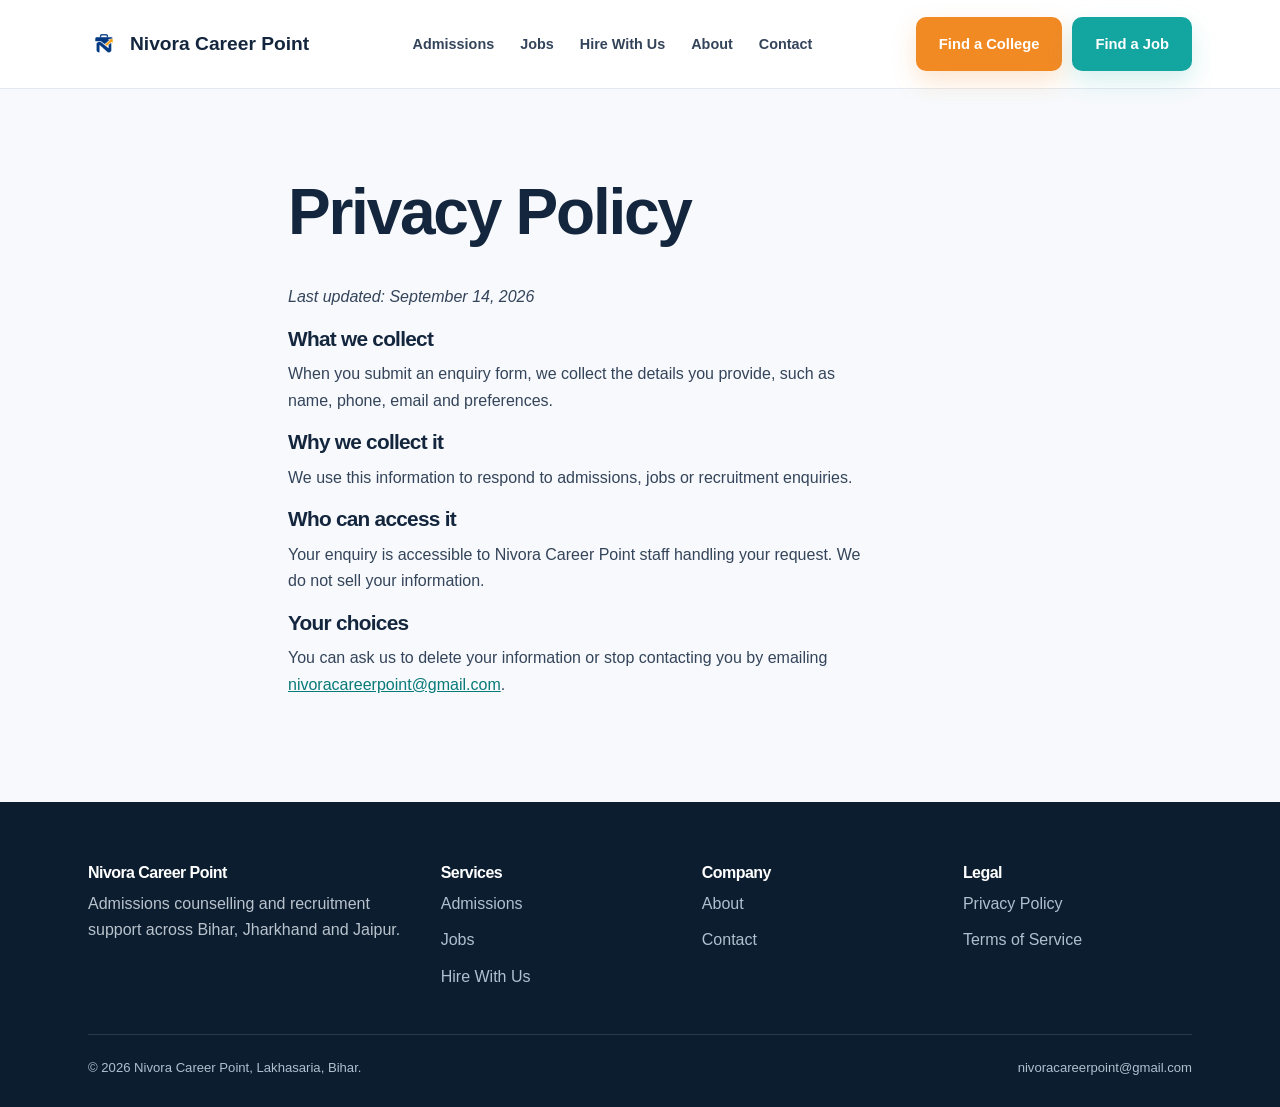
<file: privacy.html>
<!DOCTYPE html><html lang="en"><head><meta charset="UTF-8"><meta name="viewport" content="width=device-width, initial-scale=1.0"><title>Privacy Policy | Nivora Career Point</title><meta name="description" content="Read how Nivora Career Point collects, uses and protects information submitted through admissions, jobs and recruitment enquiry forms."><link rel="canonical" href="https://nivoracareerpoint.com/privacy.html"><link rel="stylesheet" href="css/style.css"></head><body><header class="site"><nav class="nav"><a href="index.html" class="brand"><img src="/android-chrome-192x192.png" alt="Nivora Career Point" class="mark">Nivora Career Point</a><ul class="nav-links"><li><a href="admissions.html">Admissions</a></li><li><a href="jobs.html">Jobs</a></li><li><a href="employers.html">Hire With Us</a></li><li><a href="about.html">About</a></li><li><a href="contact.html">Contact</a></li></ul><div class="nav-cta"><a href="admissions.html" class="btn btn-amber">Find a College</a><a href="jobs.html" class="btn btn-teal">Find a Job</a></div><button class="nav-toggle" aria-label="Menu"><span></span><span></span><span></span></button></nav></header><section><div class="wrap" style="max-width:760px"><h1>Privacy Policy</h1><p><em>Last updated: September 14, 2026</em></p><h3>What we collect</h3><p>When you submit an enquiry form, we collect the details you provide, such as name, phone, email and preferences.</p><h3>Why we collect it</h3><p>We use this information to respond to admissions, jobs or recruitment enquiries.</p><h3>Who can access it</h3><p>Your enquiry is accessible to Nivora Career Point staff handling your request. We do not sell your information.</p><h3>Your choices</h3><p>You can ask us to delete your information or stop contacting you by emailing <a href="mailto:nivoracareerpoint@gmail.com">nivoracareerpoint@gmail.com</a>.</p></div></section><footer class="site"><div class="wrap"><div class="footer-grid"><div><h4>Nivora Career Point</h4><p style="color:#B9C3CC">Admissions counselling and recruitment support across Bihar, Jharkhand and Jaipur.</p></div><div><h4>Services</h4><ul><li><a href="admissions.html">Admissions</a></li><li><a href="jobs.html">Jobs</a></li><li><a href="employers.html">Hire With Us</a></li></ul></div><div><h4>Company</h4><ul><li><a href="about.html">About</a></li><li><a href="contact.html">Contact</a></li></ul></div><div><h4>Legal</h4><ul><li><a href="privacy.html">Privacy Policy</a></li><li><a href="terms.html">Terms of Service</a></li></ul></div></div><div class="footer-bottom"><span>&copy; 2026 Nivora Career Point, Lakhasaria, Bihar.</span><span>nivoracareerpoint@gmail.com</span></div></div></footer><script src="js/main.js"></script></body></html>
</file>
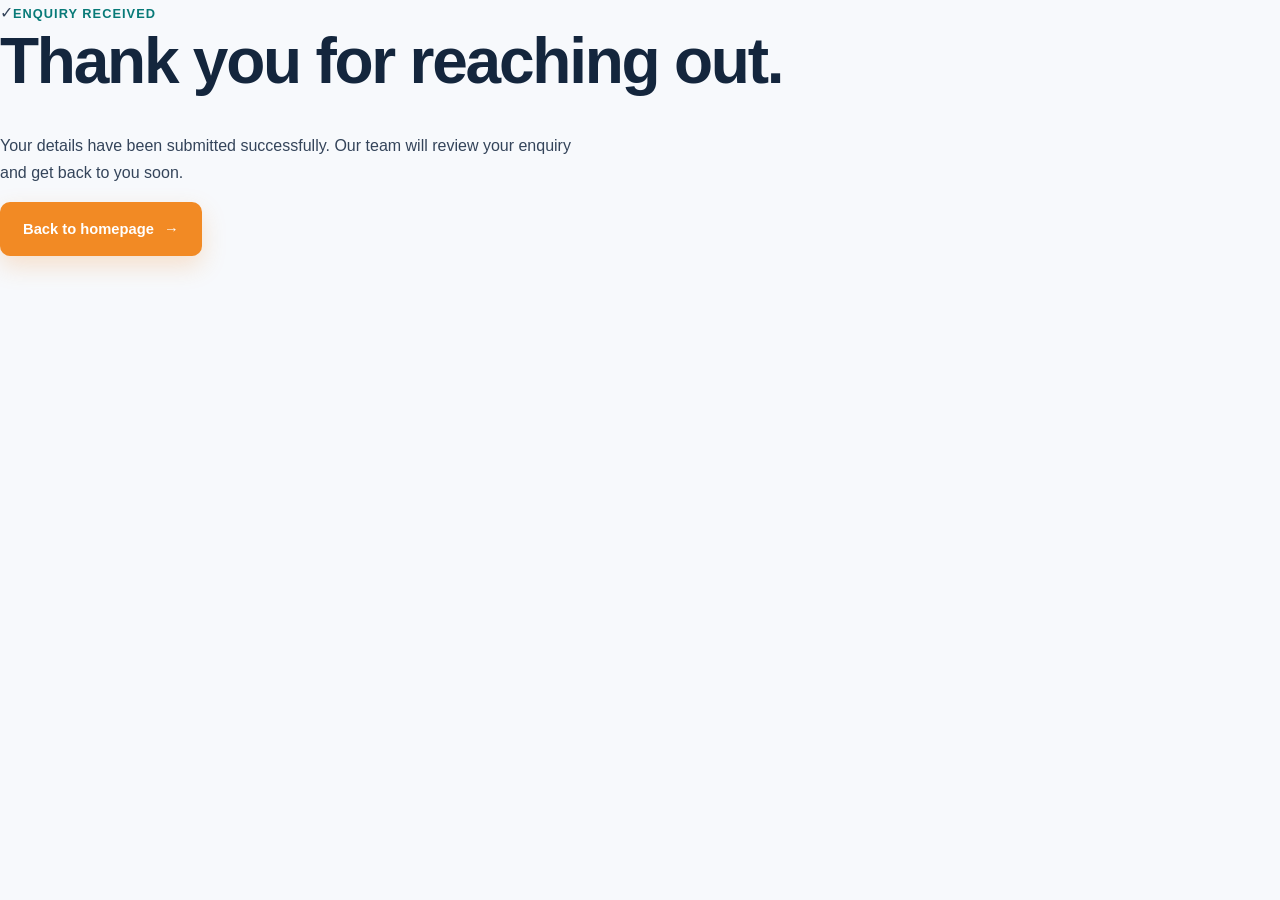
<file: success.html>
<!DOCTYPE html><html lang="en"><head><meta charset="UTF-8"><meta name="viewport" content="width=device-width, initial-scale=1.0"><title>Thank You | Nivora Career Point</title><link rel="stylesheet" href="css/style.css"></head><body><main class="success-page"><div class="success-card"><span class="success-mark">✓</span><span class="kicker">Enquiry received</span><h1>Thank you for reaching out.</h1><p>Your details have been submitted successfully. Our team will review your enquiry and get back to you soon.</p><a class="btn btn-amber" href="index.html">Back to homepage <span>→</span></a></div></main></body></html>
</file>
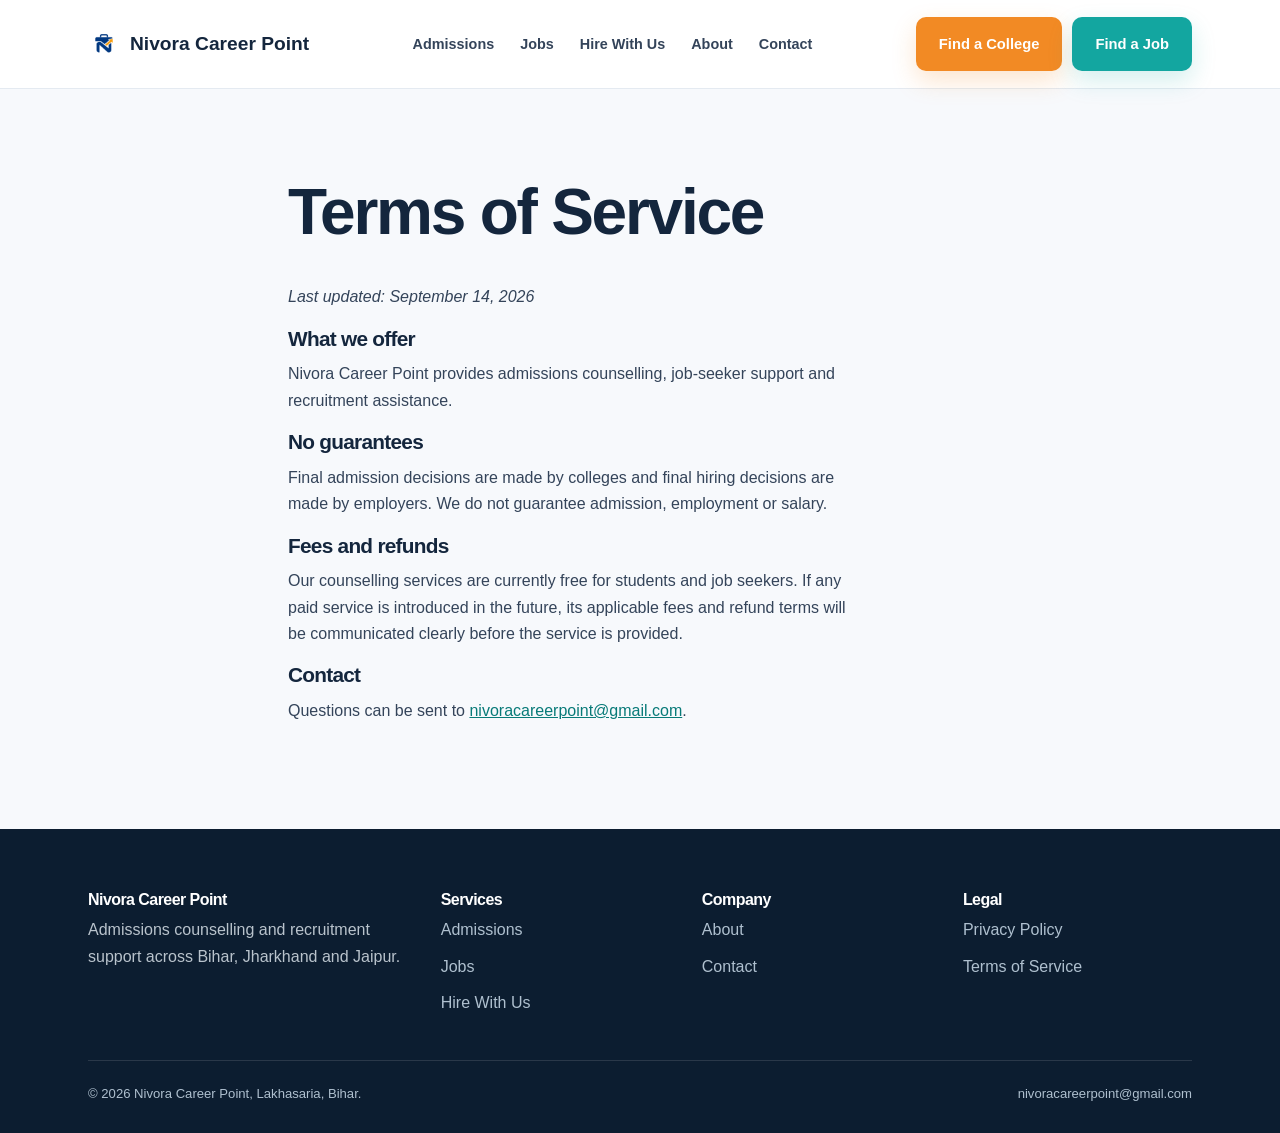
<file: terms.html>
<!DOCTYPE html><html lang="en"><head><meta charset="UTF-8"><meta name="viewport" content="width=device-width, initial-scale=1.0"><title>Terms of Service | Nivora Career Point</title><meta name="description" content="Review the terms for Nivora Career Point's admissions counselling, job-seeker support and recruitment assistance services."><link rel="canonical" href="https://nivoracareerpoint.com/terms.html"><link rel="stylesheet" href="css/style.css"></head><body><header class="site"><nav class="nav"><a href="index.html" class="brand"><img src="/android-chrome-192x192.png" alt="Nivora Career Point" class="mark">Nivora Career Point</a><ul class="nav-links"><li><a href="admissions.html">Admissions</a></li><li><a href="jobs.html">Jobs</a></li><li><a href="employers.html">Hire With Us</a></li><li><a href="about.html">About</a></li><li><a href="contact.html">Contact</a></li></ul><div class="nav-cta"><a href="admissions.html" class="btn btn-amber">Find a College</a><a href="jobs.html" class="btn btn-teal">Find a Job</a></div><button class="nav-toggle" aria-label="Menu"><span></span><span></span><span></span></button></nav></header><section><div class="wrap" style="max-width:760px"><h1>Terms of Service</h1><p><em>Last updated: September 14, 2026</em></p><h3>What we offer</h3><p>Nivora Career Point provides admissions counselling, job-seeker support and recruitment assistance.</p><h3>No guarantees</h3><p>Final admission decisions are made by colleges and final hiring decisions are made by employers. We do not guarantee admission, employment or salary.</p><h3>Fees and refunds</h3><p>Our counselling services are currently free for students and job seekers. If any paid service is introduced in the future, its applicable fees and refund terms will be communicated clearly before the service is provided.</p><h3>Contact</h3><p>Questions can be sent to <a href="mailto:nivoracareerpoint@gmail.com">nivoracareerpoint@gmail.com</a>.</p></div></section><footer class="site"><div class="wrap"><div class="footer-grid"><div><h4>Nivora Career Point</h4><p style="color:#B9C3CC">Admissions counselling and recruitment support across Bihar, Jharkhand and Jaipur.</p></div><div><h4>Services</h4><ul><li><a href="admissions.html">Admissions</a></li><li><a href="jobs.html">Jobs</a></li><li><a href="employers.html">Hire With Us</a></li></ul></div><div><h4>Company</h4><ul><li><a href="about.html">About</a></li><li><a href="contact.html">Contact</a></li></ul></div><div><h4>Legal</h4><ul><li><a href="privacy.html">Privacy Policy</a></li><li><a href="terms.html">Terms of Service</a></li></ul></div></div><div class="footer-bottom"><span>&copy; 2026 Nivora Career Point, Lakhasaria, Bihar.</span><span>nivoracareerpoint@gmail.com</span></div></div></footer><script src="js/main.js"></script></body></html>
</file>
<file: css/style.css>
/* ========================================================================== 
   NIVORA CAREER POINT — Design tokens
   ========================================================================== */

:root{--ink:#14263D;--ink-soft:#34445A;--paper:#F7F9FC;--paper-raised:#fff;--line:#E4EAF1;--amber:#F28A24;--amber-dark:#D96F0E;--amber-tint:#FFF1E4;--teal:#13A6A0;--teal-dark:#087A78;--teal-tint:#E3F7F5;--muted:#6B7A90;--font-display:'Plus Jakarta Sans','Inter',sans-serif;--font-body:'Inter','Segoe UI',sans-serif;--max:1160px;--radius:16px}
*,*::before,*::after{box-sizing:border-box}html{scroll-behavior:smooth}body{margin:0;font-family:var(--font-body);color:var(--ink-soft);background:var(--paper);line-height:1.65;-webkit-font-smoothing:antialiased}h1,h2,h3,h4{font-family:var(--font-display);color:var(--ink);line-height:1.12;margin:0 0 .55em;font-weight:800;letter-spacing:-.035em}h1{font-size:clamp(2.45rem,5vw,4.8rem)}h2{font-size:clamp(1.9rem,3.3vw,3rem)}h3{font-size:1.3rem}p{margin:0 0 1em;max-width:65ch}a{color:var(--teal-dark)}img{max-width:100%;display:block}.wrap{max-width:var(--max);margin:0 auto;padding:0 28px}section{padding:88px 0}section+section{border-top:1px solid var(--line)}
.btn{display:inline-flex;align-items:center;justify-content:center;gap:10px;font-family:var(--font-display);font-weight:800;font-size:.92rem;padding:14px 22px;border-radius:10px;border:1px solid transparent;text-decoration:none;cursor:pointer;transition:transform .18s,box-shadow .18s,background .18s}.btn:hover{transform:translateY(-2px)}.btn-amber{background:var(--amber);color:#fff;box-shadow:0 10px 24px rgba(242,138,36,.22)}.btn-amber:hover{background:var(--amber-dark)}.btn-teal{background:var(--teal);color:#fff;box-shadow:0 10px 24px rgba(19,166,160,.18)}.btn-teal:hover{background:var(--teal-dark)}.btn-outline-light{background:transparent;border-color:rgba(255,255,255,.5);color:#fff}.btn-outline-light:hover{background:rgba(255,255,255,.12)}.btn-dark{background:var(--ink);color:#fff}.btn-dark:hover{background:#0B1B2D}.hero-panel .btn{width:100%}
header.site{position:sticky;top:0;z-index:50;background:rgba(255,255,255,.92);backdrop-filter:blur(16px);border-bottom:1px solid var(--line)}.nav{display:flex;align-items:center;justify-content:space-between;padding:17px 28px;max-width:var(--max);margin:0 auto}.brand{font-family:var(--font-display);font-weight:800;font-size:1.2rem;color:var(--ink);text-decoration:none;display:flex;align-items:center;gap:10px}.brand .mark{width:32px;height:32px}.nav-links{display:flex;gap:26px;list-style:none;margin:0;padding:0;align-items:center}.nav-links a{color:var(--ink-soft);text-decoration:none;font-size:.9rem;font-weight:700;padding:7px 0;border-bottom:2px solid transparent}.nav-links a:hover{color:var(--ink);border-color:var(--amber)}.nav-cta{display:flex;gap:10px}.nav-toggle{display:none;background:none;border:0;cursor:pointer;padding:6px}.nav-toggle span{display:block;width:24px;height:2px;background:var(--ink);margin:5px 0}
.hero{position:relative;background:linear-gradient(135deg,#10243B 0%,#183B59 65%,#0D5E68 100%);color:#fff;padding:92px 0 0;overflow:hidden}.hero .wrap{display:grid;grid-template-columns:1.08fr .92fr;gap:68px;align-items:center;padding-bottom:78px}.hero h1{color:#fff;max-width:11ch}.hero .eyebrow-free-tag{color:#FFB15B;font-weight:800;margin-bottom:18px;display:block;font-size:.88rem;letter-spacing:.08em;text-transform:uppercase}.hero p.lead{color:#D8E4EF;font-size:1.1rem;max-width:55ch}.hero-actions{display:flex;gap:14px;margin-top:30px;flex-wrap:wrap}.hero-note{color:#AFC4D5;font-size:.85rem;margin-top:24px}.hero-panel{background:#fff;color:var(--ink);border-radius:22px;padding:30px;box-shadow:0 25px 70px rgba(0,0,0,.2);position:relative;z-index:2}.panel-top{display:flex;justify-content:space-between;gap:12px;align-items:center;font-size:.78rem;font-weight:800;text-transform:uppercase;letter-spacing:.08em;color:var(--muted)}.panel-badge{background:var(--amber-tint);color:var(--amber-dark);padding:7px 10px;border-radius:999px;font-size:.68rem}.hero-panel h2{font-size:1.75rem;margin-top:24px}.hero-panel p{font-size:.92rem;color:var(--muted)}.hero-panel form{display:grid;gap:14px}.hero-panel label{font-size:.78rem;font-weight:800;color:var(--ink)}.hero-panel input,.hero-panel select{display:block;width:100%;margin-top:7px;padding:12px 13px;border:1px solid var(--line);border-radius:9px;background:#fff;color:var(--ink-soft);font:inherit;font-size:.9rem}.hero-panel input:focus,.hero-panel select:focus{outline:3px solid rgba(19,166,160,.14);border-color:var(--teal)}.hero-panel small{display:block;color:var(--muted);font-size:.72rem;margin-top:14px}.hidden-field{display:none!important}.hero-orb{position:absolute;border-radius:50%;filter:blur(1px);opacity:.16}.orb-one{width:280px;height:280px;background:var(--amber);right:-100px;top:-90px}.orb-two{width:180px;height:180px;background:var(--teal);left:-80px;bottom:100px}.hero-strip{display:grid;grid-template-columns:1fr 1fr}.hero-strip a{padding:19px 28px;text-decoration:none;font-family:var(--font-display);font-weight:800;display:flex;align-items:center;justify-content:space-between;color:#fff}.hero-strip .to-amber{background:#C96D16}.hero-strip .to-teal{background:#087A78}.hero-strip a:hover{filter:brightness(1.08)}
.trust-strip{background:#fff;color:var(--ink);padding:30px 0;border-bottom:1px solid var(--line)}.trust-grid{display:grid;grid-template-columns:repeat(4,1fr);gap:22px}.trust-grid div{display:flex;flex-direction:column;gap:3px;border-right:1px solid var(--line)}.trust-grid div:last-child{border:0}.trust-grid strong{font:800 1.8rem var(--font-display);color:var(--ink)}.trust-grid span{font-size:.82rem;color:var(--muted)}
.section-head{max-width:680px;margin-bottom:42px}.section-head .kicker,.kicker{color:var(--teal-dark);font-weight:800;font-size:.8rem;letter-spacing:.08em;text-transform:uppercase}.section-head h2{margin-top:12px}.section-head p{color:var(--muted)}.paths{display:grid;grid-template-columns:repeat(3,1fr);gap:18px;background:transparent}.path-card{background:#fff;padding:34px;border:1px solid var(--line);border-radius:18px;box-shadow:0 10px 35px rgba(20,38,61,.04);transition:transform .2s,box-shadow .2s}.path-card:hover{transform:translateY(-6px);box-shadow:0 20px 45px rgba(20,38,61,.1)}.path-card.amber{border-top:4px solid var(--amber)}.path-card.teal{border-top:4px solid var(--teal)}.path-card.dark{background:var(--ink);border-top:4px solid #fff;color:#D8E4EF}.path-card.dark h3{color:#fff}.path-card.dark p,.path-card.dark li{color:#C3D0DC}.path-card h3{font-size:1.45rem}.path-card .tag{font-size:.72rem;font-weight:800;letter-spacing:.08em}.path-card.amber .tag{color:var(--amber-dark)}.path-card.teal .tag{color:var(--teal-dark)}.path-card.dark .tag{color:#8BE0D9}.path-card ul{padding-left:20px;margin:20px 0 26px}.path-card li{margin-bottom:9px}.path-card .btn{margin-top:auto}.service-paths{align-items:stretch}.service-paths .path-card{display:flex;flex-direction:column}
.steps{counter-reset:step;display:grid;grid-template-columns:repeat(4,1fr);gap:20px;margin-top:32px}.step{padding:24px;background:#fff;border:1px solid var(--line);border-radius:16px}.step .num{counter-increment:step;width:42px;height:42px;border-radius:50%;display:grid;place-items:center;background:var(--amber-tint);color:var(--amber-dark);font:800 1rem var(--font-display);margin-bottom:24px}.step h3{font-size:1.05rem}.step p{font-size:.88rem;color:var(--muted)}.cta-band{background:var(--teal-dark);color:#fff}.cta-band h2{color:#fff}.cta-band .wrap{display:flex;justify-content:space-between;align-items:center;gap:24px;flex-wrap:wrap}.cta-band p{color:#D8F2EF}
.form-panel{background:#fff;border:1px solid var(--line);padding:36px;border-radius:18px;box-shadow:0 15px 40px rgba(20,38,61,.06)}.form-row{display:grid;grid-template-columns:1fr 1fr;gap:16px}.field{margin-bottom:18px}.field label{display:block;font-weight:700;font-size:.9rem;color:var(--ink);margin-bottom:6px}.field input,.field select,.field textarea{width:100%;padding:12px 14px;font:inherit;border:1px solid var(--line);border-radius:9px;background:#fff;color:var(--ink-soft)}.field input:focus,.field select:focus,.field textarea:focus{outline:3px solid rgba(19,166,160,.12);border-color:var(--teal)}
footer.site{background:#0C1D30;color:#AFC0CF;padding:62px 0 28px}footer.site h4{color:#fff;font-size:1rem}footer.site a{color:#AFC0CF;text-decoration:none}footer.site a:hover{color:#fff}.footer-grid{display:grid;grid-template-columns:1.4fr 1fr 1fr 1fr;gap:32px}.footer-grid ul{list-style:none;padding:0;margin:0;display:flex;flex-direction:column;gap:10px}.footer-bottom{margin-top:44px;padding-top:22px;border-top:1px solid rgba(255,255,255,.12);display:flex;justify-content:space-between;flex-wrap:wrap;gap:12px;font-size:.82rem}
.page-hero{background:var(--ink);color:#fff;padding:64px 0 48px}.page-hero h1{color:#fff;margin-bottom:10px}.page-hero p{color:#D9E5EF}.note-box{background:var(--amber-tint);border-left:4px solid var(--amber);padding:16px 20px;border-radius:10px;color:var(--ink-soft)}
@media(max-width:960px){.nav-links{gap:16px}.nav-cta .btn{padding:12px 14px}.hero .wrap{grid-template-columns:1fr;gap:40px}.hero h1{max-width:14ch}.paths{grid-template-columns:1fr 1fr}.steps{grid-template-columns:1fr 1fr}.footer-grid{grid-template-columns:1fr 1fr}}
@media(max-width:720px){section{padding:64px 0}.nav{padding:15px 20px}.nav-links{position:absolute;top:100%;left:0;right:0;background:#fff;flex-direction:column;align-items:flex-start;padding:22px 24px;gap:16px;border-bottom:1px solid var(--line);display:none;box-shadow:0 14px 28px rgba(20,38,61,.08)}.nav-links.open{display:flex}.nav-cta{display:none}.nav-toggle{display:block}.hero{padding-top:64px}.hero .wrap{padding:0 22px 52px}.hero-panel{padding:24px}.hero-strip{grid-template-columns:1fr}.trust-grid{grid-template-columns:1fr 1fr;gap:18px}.trust-grid div:nth-child(2){border-right:0}.paths,.steps{grid-template-columns:1fr}.path-card{padding:28px}.form-row{grid-template-columns:1fr}.footer-grid{grid-template-columns:1fr}.wrap{padding:0 22px}}
@media(prefers-reduced-motion:reduce){html{scroll-behavior:auto}.btn,.card,.path-card{transition:none}}
</file>
